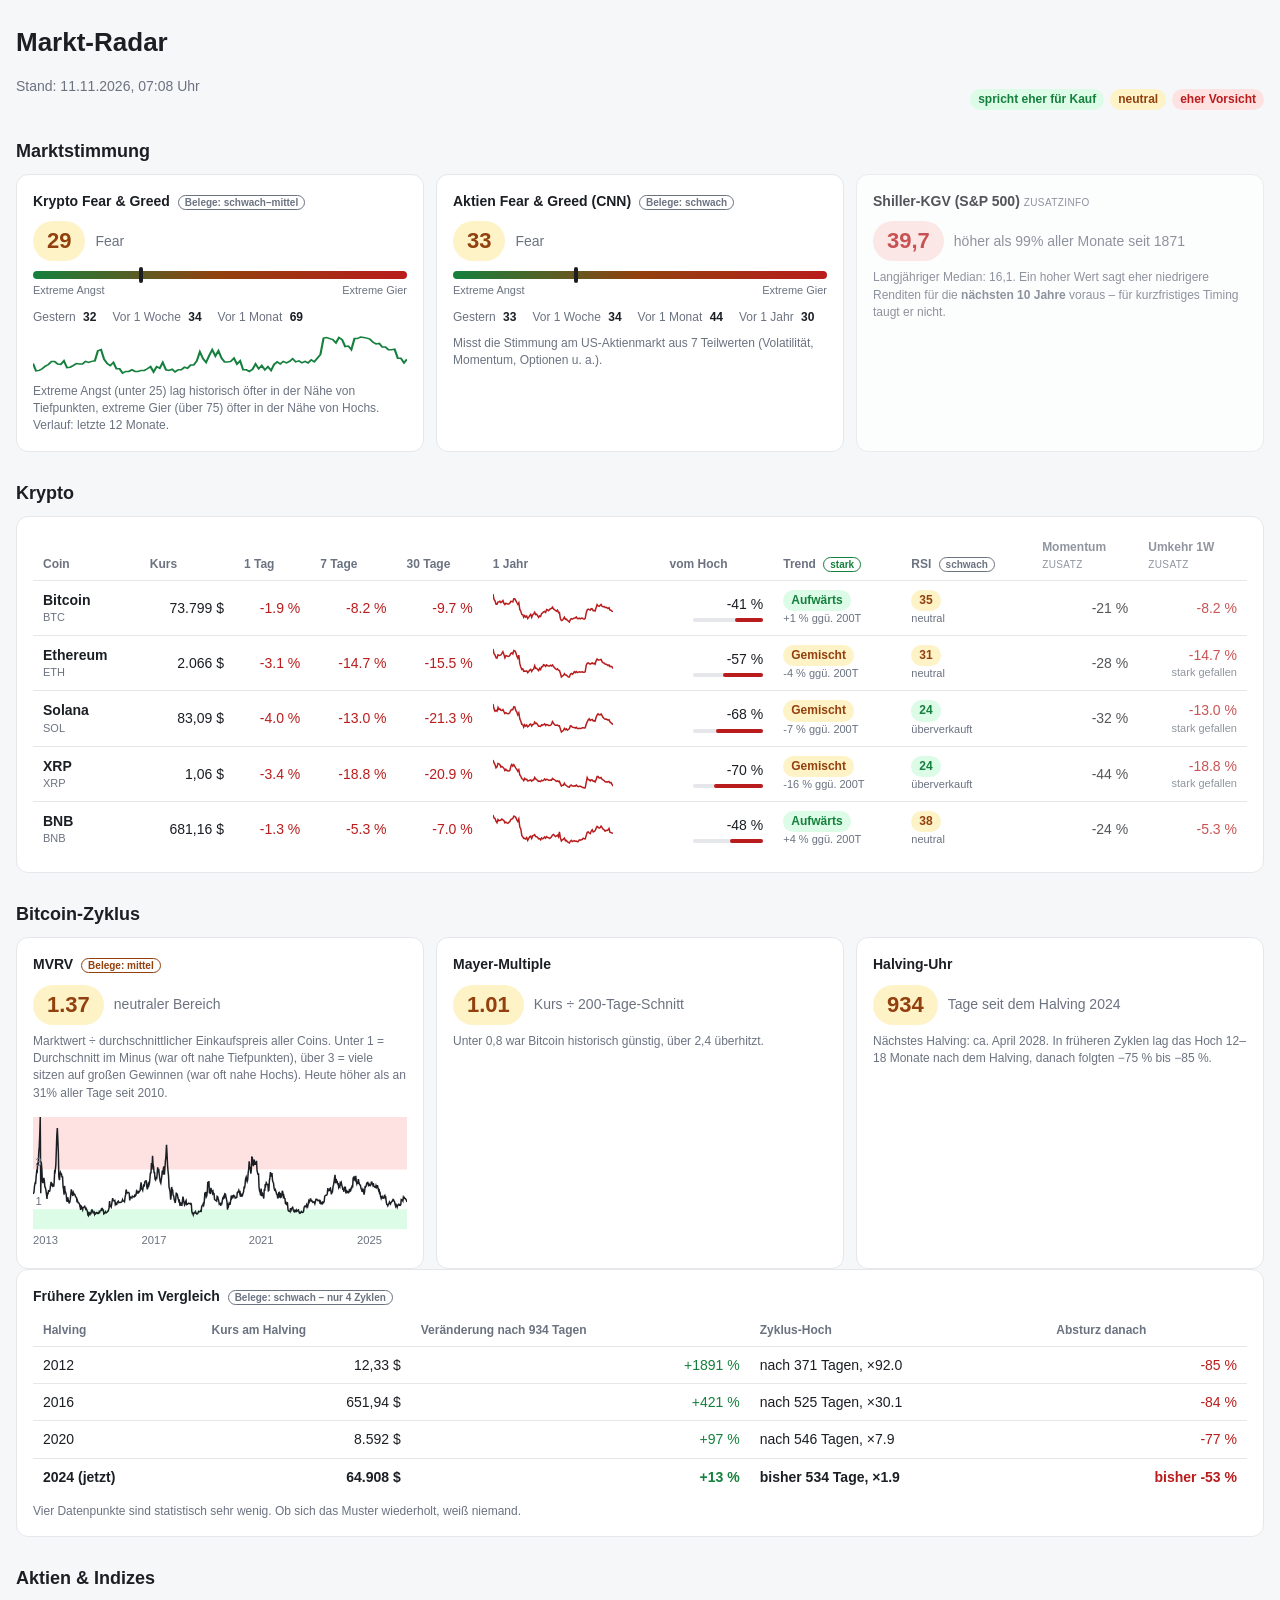
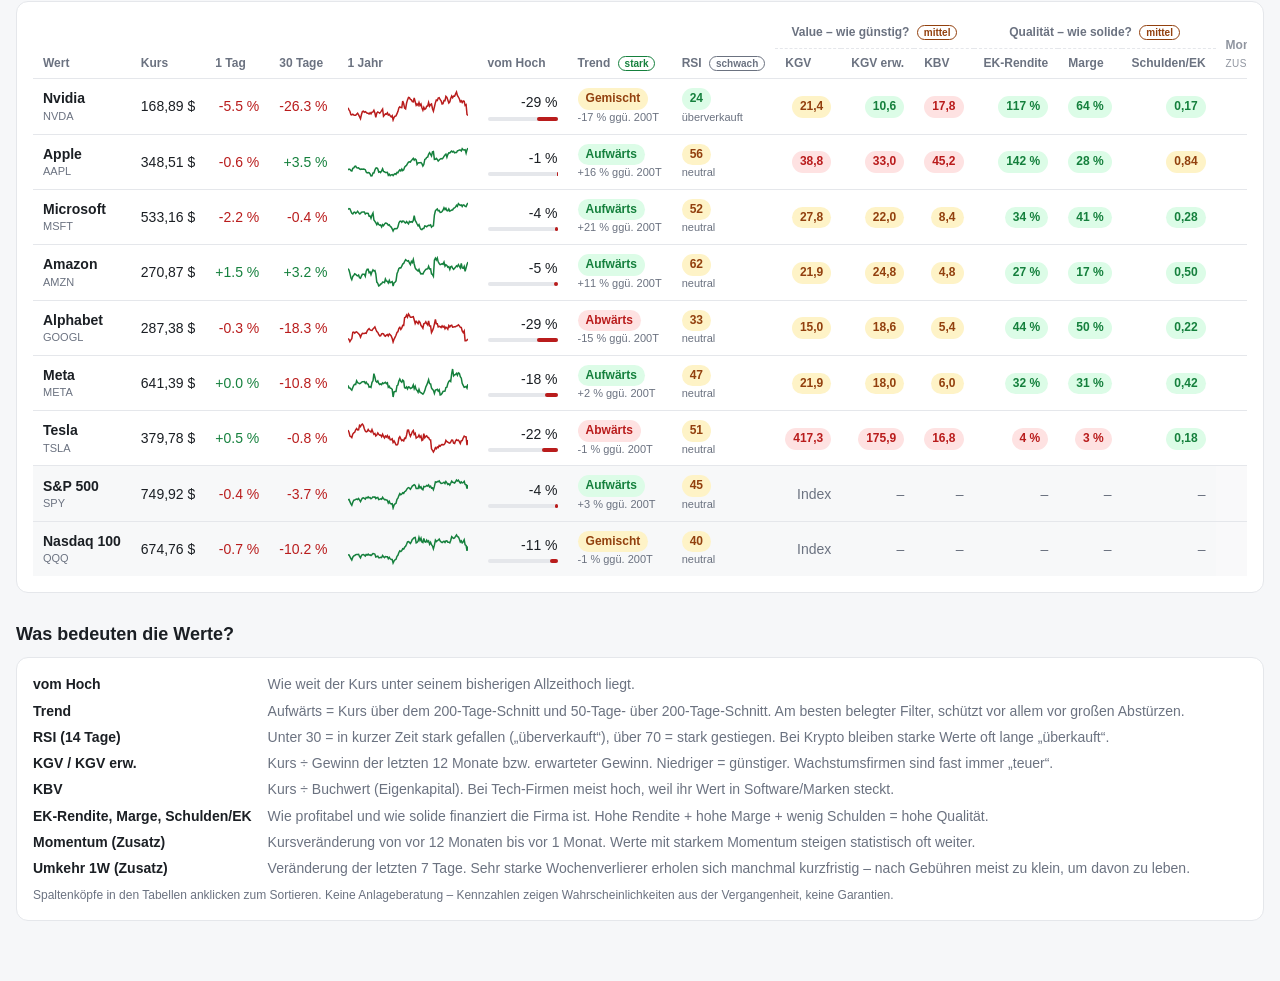
<file: radar.html>
<!doctype html><html lang="de"><head><meta charset="utf-8">
<meta name="viewport" content="width=device-width, initial-scale=1">
<title>Markt-Radar</title><style>
:root{--bg:#f6f7f9;--card:#fff;--fg:#1b1f24;--muted:#6b7280;--line:#e5e7eb;
--good:#15803d;--good-bg:#dcfce7;--bad:#b91c1c;--bad-bg:#fee2e2;--mid:#92400e;--mid-bg:#fef3c7;--accent:#2563eb}
@media (prefers-color-scheme:dark){:root{--bg:#0f1115;--card:#171a21;--fg:#e6e8eb;--muted:#9aa3ae;--line:#2a2f3a;
--good:#4ade80;--good-bg:#14301f;--bad:#f87171;--bad-bg:#3a1717;--mid:#fbbf24;--mid-bg:#3a2e10;--accent:#60a5fa}}
*{box-sizing:border-box}body{margin:0;padding:24px 16px 48px;background:var(--bg);color:var(--fg);
font:14px/1.45 -apple-system,BlinkMacSystemFont,"Segoe UI",Roboto,sans-serif;max-width:1400px;margin-inline:auto}
header{display:flex;justify-content:space-between;align-items:flex-end;gap:16px;flex-wrap:wrap;margin-bottom:8px}
h1{margin:0;font-size:26px}h2{font-size:18px;margin:28px 0 10px}h3{font-size:14px;margin:0 0 10px;font-weight:600}
.muted{color:var(--muted)}.legend{display:flex;gap:6px;flex-wrap:wrap}
.card{background:var(--card);border:1px solid var(--line);border-radius:12px;padding:16px;margin-bottom:12px}
.grid3{display:grid;grid-template-columns:repeat(auto-fit,minmax(280px,1fr));gap:12px}.grid3 .card{margin:0}
.scroll{overflow-x:auto}
table.data{border-collapse:collapse;width:100%;white-space:nowrap}
.data th{font-size:12px;font-weight:600;color:var(--muted);text-align:left;padding:6px 10px;border-bottom:1px solid var(--line);vertical-align:bottom}
.data th.grp{text-align:center;border-bottom:1px dashed var(--line)}
.sortable th[data-col]{cursor:pointer;user-select:none}.sortable th[data-col]:hover{color:var(--fg)}
.data td{padding:8px 10px;border-bottom:1px solid var(--line);vertical-align:middle}
.data tr:last-child td{border-bottom:0}.data tr.idx td{background:color-mix(in srgb,var(--line) 30%,transparent)}
.data tr.cur td{font-weight:600}
.num{text-align:right;font-variant-numeric:tabular-nums}.up{color:var(--good)}.down{color:var(--bad)}
.sub{font-size:11px;color:var(--muted);font-weight:400}
.pill{display:inline-block;padding:2px 8px;border-radius:999px;font-weight:600;font-size:12px;font-variant-numeric:tabular-nums}
.pill.good{background:var(--good-bg);color:var(--good)}.pill.bad{background:var(--bad-bg);color:var(--bad)}.pill.mid{background:var(--mid-bg);color:var(--mid)}
.pill.lg{font-size:22px;padding:4px 14px}
.big{display:flex;align-items:center;gap:10px;margin-bottom:8px}.lbl{color:var(--muted)}
.spark{width:120px;height:32px;display:block}.spark.wide{width:100%;height:40px;margin-top:8px}
.bar{height:4px;background:var(--line);border-radius:2px;margin-top:4px;width:70px;margin-left:auto}
.bar span{display:block;height:100%;background:var(--bad);border-radius:2px;margin-left:auto}
.gauge{position:relative;height:8px;border-radius:4px;background:linear-gradient(90deg,var(--good),var(--mid) 50%,var(--bad));margin:10px 0 4px}
.gauge span{position:absolute;top:-4px;width:4px;height:16px;background:var(--fg);border-radius:2px;transform:translateX(-50%)}
.gscale{display:flex;justify-content:space-between;font-size:11px;color:var(--muted)}
.mini{display:flex;flex-wrap:wrap;gap:4px 16px;font-size:12px;margin-top:10px;color:var(--muted)}.mini b{color:var(--fg);margin-left:4px}
.note{font-size:12px;color:var(--muted);margin:8px 0 0}
.ev{font-size:10px;font-weight:600;padding:1px 6px;border-radius:999px;border:1px solid currentColor;margin-left:4px;white-space:nowrap}
.ev-s{color:var(--good)}.ev-m{color:var(--mid)}.ev-w{color:var(--muted)}
.tag{font-size:10px;font-weight:500;color:var(--muted);text-transform:uppercase;letter-spacing:.04em}
.z{opacity:.75}
.mvrv{width:100%;height:auto;margin-top:10px}.mvrv .ax{font-size:9px;fill:var(--muted)}
.zone-good{fill:var(--good-bg)}.zone-bad{fill:var(--bad-bg)}
.explain dl{display:grid;grid-template-columns:max-content 1fr;gap:6px 16px;margin:0}
.explain dt{font-weight:600}.explain dd{margin:0;color:var(--muted)}
@media (max-width:600px){.explain dl{grid-template-columns:1fr}.explain dd{margin-bottom:8px}}
</style></head><body>
<header><div><h1>Markt-Radar</h1><p class="muted">Stand: 11.11.2026, 07:08 Uhr</p></div>
<div class="legend"><span class="pill good">spricht eher für Kauf</span><span class="pill mid">neutral</span><span class="pill bad">eher Vorsicht</span></div></header>

<section><h2>Marktstimmung</h2><div class="grid3">
<div class="card">
  <h3>Krypto Fear &amp; Greed <span class="ev ev-w">Belege: schwach–mittel</span></h3>
  <div class="big"><span class="pill mid lg">29</span> <span class="lbl">Fear</span></div>
  <div class="gauge"><span style="left:29%"></span></div>
  <div class="gscale"><span>Extreme Angst</span><span>Extreme Gier</span></div>
  <div class="mini"><span>Gestern <b>32</b></span><span>Vor 1 Woche <b>34</b></span><span>Vor 1 Monat <b>69</b></span></div>
  <svg class="spark wide" viewBox="0 0 260 40" preserveAspectRatio="none"><polyline points="0.0,28.5 2.1,35.9 4.3,35.4 6.4,33.8 8.6,31.1 10.7,29.5 12.9,26.4 15.0,26.4 17.2,29.0 19.3,29.5 21.5,25.8 23.6,32.7 25.8,32.2 27.9,30.6 30.1,28.5 32.2,29.0 34.4,29.0 36.5,26.4 38.7,27.4 40.8,26.4 43.0,25.8 45.1,15.8 47.3,14.7 49.4,24.2 51.6,28.5 53.7,30.6 55.9,27.4 58.0,33.8 60.2,33.8 62.3,38.0 64.5,36.4 66.6,36.4 68.8,34.8 70.9,36.4 73.1,36.4 75.2,35.4 77.4,35.4 79.5,33.8 81.7,31.6 83.8,36.9 86.0,31.6 88.1,33.2 90.2,27.4 92.4,34.8 94.5,35.4 96.7,34.3 98.8,36.9 101.0,34.8 103.1,34.8 105.3,32.2 107.4,33.2 109.6,30.1 111.7,30.1 113.9,25.8 116.0,16.8 118.2,23.7 120.3,27.4 122.5,20.5 124.6,14.7 126.8,21.1 128.9,15.8 131.1,23.2 133.2,26.9 135.4,26.9 137.5,26.4 139.7,23.2 141.8,29.0 144.0,25.8 146.1,34.8 148.3,34.8 150.4,36.4 152.6,34.3 154.7,29.0 156.9,33.8 159.0,30.6 161.2,34.8 163.3,31.6 165.5,35.4 167.6,29.5 169.8,26.9 171.9,29.0 174.0,26.4 176.2,27.9 178.3,26.4 180.5,23.7 182.6,26.9 184.8,25.8 186.9,27.9 189.1,26.4 191.2,27.9 193.4,24.8 195.5,26.9 197.7,23.2 199.8,19.5 202.0,3.1 204.1,2.5 206.3,3.6 208.4,4.6 210.6,7.8 212.7,2.5 214.9,4.6 217.0,11.5 219.2,11.0 221.3,14.7 223.5,3.6 225.6,3.6 227.8,2.0 229.9,2.5 232.1,3.1 234.2,4.1 236.4,7.3 238.5,8.9 240.7,8.4 242.8,12.1 245.0,12.1 247.1,14.7 249.3,14.7 251.4,14.2 253.6,23.2 255.7,23.2 257.9,27.9 260.0,24.2" fill="none" stroke="var(--good)" stroke-width="1.5"/></svg>
  <p class="note">Extreme Angst (unter 25) lag historisch öfter in der Nähe von Tiefpunkten, extreme Gier (über 75) öfter in der Nähe von Hochs. Verlauf: letzte 12 Monate.</p>
</div>
<div class="card">
  <h3>Aktien Fear &amp; Greed (CNN) <span class="ev ev-w">Belege: schwach</span></h3>
  <div class="big"><span class="pill mid lg">33</span> <span class="lbl">Fear</span></div>
  <div class="gauge"><span style="left:33%"></span></div>
  <div class="gscale"><span>Extreme Angst</span><span>Extreme Gier</span></div>
  <div class="mini"><span>Gestern <b>33</b></span><span>Vor 1 Woche <b>34</b></span><span>Vor 1 Monat <b>44</b></span><span>Vor 1 Jahr <b>30</b></span></div>
  
  <p class="note">Misst die Stimmung am US-Aktienmarkt aus 7 Teilwerten (Volatilität, Momentum, Optionen u. a.).</p>
</div>
<div class="card z"><h3>Shiller-KGV (S&amp;P 500) <span class="tag">Zusatzinfo</span></h3><div class="big"><span class="pill bad lg">39,7</span>
<span class="lbl">höher als 99% aller Monate seit 1871</span></div>
<p class="note">Langjähriger Median: 16,1. Ein hoher Wert sagt eher niedrigere Renditen
für die <b>nächsten 10 Jahre</b> voraus – für kurzfristiges Timing taugt er nicht.</p></div>
</div></section>

<section><h2>Krypto</h2><div class="card"><div class="scroll"><table class="data sortable">
<thead><tr><th>Coin</th><th data-col="1">Kurs</th><th data-col="2">1 Tag</th><th data-col="3">7 Tage</th><th data-col="4">30 Tage</th><th>1 Jahr</th>
<th data-col="6">vom Hoch</th><th data-col="7">Trend <span class="ev ev-s">stark</span></th><th data-col="8">RSI <span class="ev ev-w">schwach</span></th>
<th data-col="9" class="z">Momentum<br><span class="tag">Zusatz</span></th><th data-col="10" class="z">Umkehr 1W<br><span class="tag">Zusatz</span></th></tr></thead>
<tbody><tr><td><b>Bitcoin</b><div class="sub">BTC</div></td>
<td class="num" data-v="73798.6328125">73.799 $</td><td class="num down" data-v="-0.01893719758597412">-1.9 %</td><td class="num down" data-v="-0.08216693611864967">-8.2 %</td><td class="num down" data-v="-0.097403132240382">-9.7 %</td>
<td><svg class="spark" viewBox="0 0 120 32" preserveAspectRatio="none"><polyline points="0.0,2.0 1.0,7.4 2.0,8.9 3.0,12.3 4.0,12.2 5.0,9.9 6.0,9.7 6.9,9.3 7.9,10.6 8.9,9.8 9.9,8.6 10.9,11.3 11.9,12.6 12.9,11.2 13.9,11.8 14.9,11.9 15.9,12.0 16.9,11.0 17.9,9.3 18.8,9.4 19.8,9.9 20.8,6.8 21.8,6.7 22.8,8.6 23.8,10.5 24.8,12.3 25.8,10.7 26.8,17.4 27.8,19.2 28.8,22.4 29.8,22.7 30.7,25.2 31.7,23.6 32.7,25.0 33.7,24.0 34.7,26.5 35.7,25.4 36.7,23.6 37.7,22.3 38.7,25.3 39.7,22.7 40.7,22.0 41.7,20.3 42.6,22.5 43.6,22.2 44.6,23.6 45.6,25.3 46.6,24.0 47.6,24.5 48.6,21.6 49.6,20.9 50.6,20.0 51.6,19.5 52.6,20.4 53.6,17.6 54.5,18.0 55.5,18.8 56.5,17.6 57.5,16.6 58.5,16.5 59.5,15.1 60.5,16.9 61.5,17.7 62.5,18.5 63.5,19.3 64.5,18.2 65.5,20.6 66.4,20.5 67.4,26.6 68.4,28.5 69.4,28.1 70.4,26.9 71.4,25.1 72.4,27.3 73.4,27.1 74.4,28.5 75.4,29.1 76.4,30.0 77.4,27.5 78.3,26.6 79.3,27.1 80.3,26.7 81.3,26.1 82.3,26.1 83.3,25.0 84.3,26.5 85.3,26.7 86.3,26.1 87.3,26.9 88.3,26.2 89.3,26.0 90.2,26.9 91.2,27.2 92.2,26.3 93.2,20.9 94.2,17.9 95.2,17.1 96.2,17.6 97.2,18.1 98.2,16.7 99.2,17.0 100.2,18.7 101.2,18.5 102.1,18.9 103.1,15.7 104.1,12.6 105.1,13.9 106.1,14.3 107.1,13.4 108.1,12.4 109.1,14.4 110.1,14.7 111.1,14.5 112.1,15.5 113.1,15.3 114.0,15.7 115.0,16.5 116.0,15.7 117.0,18.1 118.0,18.2 119.0,19.2 120.0,19.5" fill="none" stroke="var(--bad)" stroke-width="1.5"/></svg></td><td data-v="-0.4084"><div class="num">-41 %</div><div class="bar"><span style="width:41%"></span></div></td><td data-v="0.0091"><span class="pill good">Aufwärts</span><div class="sub">+1 % ggü. 200T</div></td><td data-v="34.6"><span class="pill mid">35</span><div class="sub">neutral</div></td>
<td class="z num" data-v="-0.2061692050077687">-21 %</td>
<td class="z num down" data-v="-0.0822">-8.2 %</td></tr><tr><td><b>Ethereum</b><div class="sub">ETH</div></td>
<td class="num" data-v="2065.64990234375">2.066 $</td><td class="num down" data-v="-0.030893116615570593">-3.1 %</td><td class="num down" data-v="-0.14724028096142738">-14.7 %</td><td class="num down" data-v="-0.15493131902156676">-15.5 %</td>
<td><svg class="spark" viewBox="0 0 120 32" preserveAspectRatio="none"><polyline points="0.0,2.0 1.0,6.7 2.0,7.9 3.0,10.8 4.0,11.3 5.0,7.9 6.0,8.4 6.9,8.3 7.9,7.9 8.9,6.4 9.9,4.7 10.9,7.4 11.9,10.9 12.9,8.6 13.9,8.9 14.9,9.4 15.9,9.3 16.9,8.3 17.9,6.2 18.8,5.8 19.8,7.0 20.8,3.4 21.8,3.8 22.8,5.5 23.8,9.1 24.8,11.1 25.8,8.2 26.8,16.7 27.8,20.0 28.8,22.5 29.8,21.9 30.7,24.3 31.7,24.0 32.7,24.2 33.7,23.9 34.7,25.7 35.7,24.5 36.7,23.0 37.7,22.4 38.7,24.4 39.7,22.7 40.7,22.0 41.7,18.6 42.6,21.2 43.6,21.2 44.6,22.6 45.6,23.7 46.6,21.4 47.6,22.5 48.6,19.8 49.6,19.7 50.6,17.8 51.6,18.2 52.6,19.4 53.6,17.8 54.5,18.6 55.5,19.1 56.5,19.0 57.5,18.2 58.5,19.0 59.5,17.9 60.5,19.6 61.5,20.7 62.5,21.8 63.5,22.5 64.5,21.8 65.5,23.3 66.4,23.4 67.4,26.3 68.4,30.0 69.4,29.0 70.4,28.5 71.4,26.6 72.4,27.9 73.4,27.9 74.4,29.2 75.4,30.0 76.4,30.0 77.4,27.2 78.3,26.5 79.3,27.3 80.3,26.4 81.3,24.7 82.3,25.6 83.3,24.5 84.3,25.6 85.3,25.1 86.3,24.7 87.3,25.2 88.3,24.9 89.3,24.7 90.2,25.3 91.2,25.3 92.2,24.8 93.2,18.5 94.2,16.4 95.2,15.8 96.2,16.5 97.2,17.1 98.2,16.5 99.2,16.0 100.2,16.8 101.2,16.2 102.1,17.2 103.1,13.9 104.1,12.0 105.1,13.0 106.1,13.0 107.1,12.8 108.1,12.4 109.1,14.8 110.1,15.8 111.1,15.9 112.1,17.1 113.1,17.3 114.0,17.6 115.0,18.5 116.0,18.0 117.0,19.6 118.0,19.3 119.0,19.9 120.0,21.5" fill="none" stroke="var(--bad)" stroke-width="1.5"/></svg></td><td data-v="-0.5724"><div class="num">-57 %</div><div class="bar"><span style="width:57%"></span></div></td><td data-v="-0.0402"><span class="pill mid">Gemischt</span><div class="sub">-4 % ggü. 200T</div></td><td data-v="30.6"><span class="pill mid">31</span><div class="sub">neutral</div></td>
<td class="z num" data-v="-0.2842883077527508">-28 %</td>
<td class="z num down" data-v="-0.1472">-14.7 %<div class="sub">stark gefallen</div></td></tr><tr><td><b>Solana</b><div class="sub">SOL</div></td>
<td class="num" data-v="83.08999633789062">83,09 $</td><td class="num down" data-v="-0.03996926709009041">-4.0 %</td><td class="num down" data-v="-0.12984187894809252">-13.0 %</td><td class="num down" data-v="-0.21286001602934168">-21.3 %</td>
<td><svg class="spark" viewBox="0 0 120 32" preserveAspectRatio="none"><polyline points="0.0,2.0 1.0,6.8 2.0,9.2 3.0,8.4 4.0,9.2 5.0,5.5 6.0,7.6 6.9,6.8 7.9,8.4 8.9,8.5 9.9,7.5 10.9,9.6 11.9,11.5 12.9,10.7 13.9,11.3 14.9,11.8 15.9,11.5 16.9,10.4 17.9,8.3 18.8,7.5 19.8,7.7 20.8,4.8 21.8,4.9 22.8,8.4 23.8,10.0 24.8,12.8 25.8,10.9 26.8,16.9 27.8,19.3 28.8,22.3 29.8,22.6 30.7,25.1 31.7,22.8 32.7,24.1 33.7,23.0 34.7,24.9 35.7,24.0 36.7,22.6 37.7,22.0 38.7,24.1 39.7,22.6 40.7,22.2 41.7,20.1 42.6,21.6 43.6,21.1 44.6,22.6 45.6,24.2 46.6,24.2 47.6,24.4 48.6,22.9 49.6,23.1 50.6,22.6 51.6,21.9 52.6,23.5 53.6,22.5 54.5,22.7 55.5,23.4 56.5,23.5 57.5,23.4 58.5,22.1 59.5,19.6 60.5,21.2 61.5,22.6 62.5,23.3 63.5,23.3 64.5,23.1 65.5,24.0 66.4,23.9 67.4,27.1 68.4,30.0 69.4,29.2 70.4,28.6 71.4,26.4 72.4,27.7 73.4,26.9 74.4,28.2 75.4,27.5 76.4,26.6 77.4,23.9 78.3,24.0 79.3,25.2 80.3,25.5 81.3,25.4 82.3,26.0 83.3,25.2 84.3,26.5 85.3,26.4 86.3,26.3 87.3,26.6 88.3,26.4 89.3,25.8 90.2,25.8 91.2,26.0 92.2,25.8 93.2,22.3 94.2,19.9 95.2,17.9 96.2,16.8 97.2,18.5 98.2,17.9 99.2,17.4 100.2,18.9 101.2,18.8 102.1,19.0 103.1,15.2 104.1,12.9 105.1,11.9 106.1,12.8 107.1,13.0 108.1,12.0 109.1,13.6 110.1,15.5 111.1,16.5 112.1,17.2 113.1,17.0 114.0,17.5 115.0,18.2 116.0,17.8 117.0,19.9 118.0,20.7 119.0,21.6 120.0,22.6" fill="none" stroke="var(--bad)" stroke-width="1.5"/></svg></td><td data-v="-0.6827"><div class="num">-68 %</div><div class="bar"><span style="width:68%"></span></div></td><td data-v="-0.0661"><span class="pill mid">Gemischt</span><div class="sub">-7 % ggü. 200T</div></td><td data-v="24.2"><span class="pill good">24</span><div class="sub">überverkauft</div></td>
<td class="z num" data-v="-0.31706989977087385">-32 %</td>
<td class="z num down" data-v="-0.1298">-13.0 %<div class="sub">stark gefallen</div></td></tr><tr><td><b>XRP</b><div class="sub">XRP</div></td>
<td class="num" data-v="1.0598000288009644">1,06 $</td><td class="num down" data-v="-0.033843657642394054">-3.4 %</td><td class="num down" data-v="-0.1876754695589612">-18.8 %</td><td class="num down" data-v="-0.20881399440115733">-20.9 %</td>
<td><svg class="spark" viewBox="0 0 120 32" preserveAspectRatio="none"><polyline points="0.0,2.0 1.0,5.0 2.0,6.6 3.0,9.9 4.0,8.9 5.0,5.4 6.0,5.8 6.9,6.7 7.9,9.1 8.9,8.4 9.9,9.2 10.9,10.3 11.9,12.6 12.9,11.2 13.9,12.4 14.9,13.0 15.9,12.9 16.9,12.3 17.9,8.1 18.8,6.5 19.8,8.1 20.8,6.6 21.8,8.5 22.8,10.1 23.8,11.4 24.8,13.2 25.8,11.7 26.8,17.0 27.8,18.4 28.8,20.5 29.8,21.2 30.7,22.7 31.7,20.4 32.7,21.5 33.7,21.3 34.7,23.0 35.7,22.8 36.7,22.1 37.7,21.9 38.7,23.1 39.7,22.2 40.7,21.8 41.7,19.5 42.6,21.0 43.6,21.3 44.6,22.7 45.6,23.4 46.6,23.0 47.6,23.6 48.6,22.3 49.6,22.8 50.6,22.4 51.6,20.9 52.6,22.0 53.6,21.3 54.5,21.4 55.5,22.3 56.5,22.2 57.5,22.1 58.5,22.2 59.5,20.5 60.5,21.4 61.5,21.6 62.5,22.7 63.5,23.3 64.5,22.9 65.5,23.7 66.4,23.3 67.4,25.9 68.4,28.1 69.4,27.2 70.4,27.3 71.4,25.2 72.4,27.0 73.4,27.5 74.4,28.5 75.4,29.0 76.4,29.2 77.4,27.3 78.3,27.1 79.3,28.1 80.3,28.2 81.3,27.7 82.3,28.1 83.3,27.1 84.3,28.1 85.3,28.6 86.3,28.3 87.3,28.3 88.3,28.7 89.3,29.2 90.2,29.5 91.2,30.0 92.2,29.9 93.2,24.6 94.2,19.5 95.2,21.5 96.2,22.0 97.2,22.9 98.2,21.9 99.2,22.0 100.2,23.2 101.2,23.1 102.1,23.9 103.1,21.7 104.1,18.5 105.1,18.5 106.1,20.0 107.1,20.0 108.1,19.5 109.1,21.5 110.1,21.9 111.1,22.6 112.1,23.7 113.1,23.9 114.0,23.8 115.0,24.0 116.0,23.4 117.0,24.9 118.0,24.4 119.0,26.4 120.0,28.0" fill="none" stroke="var(--bad)" stroke-width="1.5"/></svg></td><td data-v="-0.7019"><div class="num">-70 %</div><div class="bar"><span style="width:70%"></span></div></td><td data-v="-0.1620"><span class="pill mid">Gemischt</span><div class="sub">-16 % ggü. 200T</div></td><td data-v="24.1"><span class="pill good">24</span><div class="sub">überverkauft</div></td>
<td class="z num" data-v="-0.43994039645449023">-44 %</td>
<td class="z num down" data-v="-0.1877">-18.8 %<div class="sub">stark gefallen</div></td></tr><tr><td><b>BNB</b><div class="sub">BNB</div></td>
<td class="num" data-v="681.1599731445312">681,16 $</td><td class="num down" data-v="-0.012919203919409816">-1.3 %</td><td class="num down" data-v="-0.053347672071431096">-5.3 %</td><td class="num down" data-v="-0.06961843862214034">-7.0 %</td>
<td><svg class="spark" viewBox="0 0 120 32" preserveAspectRatio="none"><polyline points="0.0,2.0 1.0,4.9 2.0,5.5 3.0,8.2 4.0,9.8 5.0,6.5 6.0,7.7 6.9,7.5 7.9,7.0 8.9,6.1 9.9,6.9 10.9,7.5 11.9,9.8 12.9,9.1 13.9,9.8 14.9,10.4 15.9,9.3 16.9,8.5 17.9,6.3 18.8,6.0 19.8,5.5 20.8,3.1 21.8,3.4 22.8,4.4 23.8,6.8 24.8,8.3 25.8,5.9 26.8,14.1 27.8,15.9 28.8,22.4 29.8,23.9 30.7,25.4 31.7,25.3 32.7,26.0 33.7,24.6 34.7,27.4 35.7,25.4 36.7,23.8 37.7,23.1 38.7,25.5 39.7,22.8 40.7,22.4 41.7,21.6 42.6,23.5 43.6,23.7 44.6,24.3 45.6,25.9 46.6,25.6 47.6,26.8 48.6,24.9 49.6,25.9 50.6,25.3 51.6,23.9 52.6,25.2 53.6,23.7 54.5,24.4 55.5,24.7 56.5,25.3 57.5,24.8 58.5,23.8 59.5,22.0 60.5,21.5 61.5,22.5 62.5,23.6 63.5,23.0 64.5,22.1 65.5,23.8 66.4,18.9 67.4,24.9 68.4,28.0 69.4,26.8 70.4,26.1 71.4,25.1 72.4,27.8 73.4,27.4 74.4,28.8 75.4,29.3 76.4,30.0 77.4,28.1 78.3,27.3 79.3,28.5 80.3,28.1 81.3,27.7 82.3,28.3 83.3,28.1 84.3,28.7 85.3,28.6 86.3,26.9 87.3,27.2 88.3,26.8 89.3,26.3 90.2,25.2 91.2,25.8 92.2,26.0 93.2,22.6 94.2,19.4 95.2,19.0 96.2,20.0 97.2,20.7 98.2,18.1 99.2,16.8 100.2,18.9 101.2,18.4 102.1,17.8 103.1,15.3 104.1,13.5 105.1,14.3 106.1,15.2 107.1,14.7 108.1,13.1 109.1,14.6 110.1,16.1 111.1,16.7 112.1,18.1 113.1,17.4 114.0,17.5 115.0,17.0 116.0,15.5 117.0,19.4 118.0,19.6 119.0,20.0 120.0,20.2" fill="none" stroke="var(--bad)" stroke-width="1.5"/></svg></td><td data-v="-0.4801"><div class="num">-48 %</div><div class="bar"><span style="width:48%"></span></div></td><td data-v="0.0353"><span class="pill good">Aufwärts</span><div class="sub">+4 % ggü. 200T</div></td><td data-v="38.4"><span class="pill mid">38</span><div class="sub">neutral</div></td>
<td class="z num" data-v="-0.23598469219487672">-24 %</td>
<td class="z num down" data-v="-0.0533">-5.3 %</td></tr></tbody></table></div></div></section>

<section><h2>Bitcoin-Zyklus</h2>
<div class="grid3">
  <div class="card"><h3>MVRV <span class="ev ev-m">Belege: mittel</span></h3>
    <div class="big"><span class="pill mid lg">1.37</span> <span class="lbl">neutraler Bereich</span></div>
    <p class="note">Marktwert ÷ durchschnittlicher Einkaufspreis aller Coins. Unter 1 = Durchschnitt im Minus
    (war oft nahe Tiefpunkten), über 3 = viele sitzen auf großen Gewinnen (war oft nahe Hochs).
    Heute höher als an 31% aller Tage seit 2010.</p>
    <svg class="mvrv" viewBox="0 -4 300 108">
<rect x="0" y="0.0" width="300" height="42.1" class="zone-bad"/>
<rect x="0" y="74.0" width="300" height="16.0" class="zone-good"/>
<polyline points="0.0,61.7 0.4,61.0 0.8,60.2 1.2,55.4 1.7,52.9 2.1,53.1 2.5,47.8 2.9,44.1 3.3,45.0 3.7,36.7 4.1,38.7 4.6,28.4 5.0,23.8 5.4,14.2 5.8,0.0 6.2,61.1 6.6,36.0 7.1,42.1 7.5,51.4 7.9,53.0 8.3,50.5 8.7,48.9 9.1,51.5 9.5,55.9 10.0,56.9 10.4,59.0 10.8,62.1 11.2,65.7 11.6,60.7 12.0,62.1 12.4,59.2 12.9,59.4 13.3,59.6 13.7,57.9 14.1,54.4 14.5,52.1 14.9,54.5 15.4,53.9 15.8,55.3 16.2,54.7 16.6,55.9 17.0,52.0 17.4,42.5 17.8,43.4 18.3,38.4 18.7,26.5 19.1,14.5 19.5,8.9 19.9,17.9 20.3,28.1 20.7,47.8 21.2,50.6 21.6,46.7 22.0,44.4 22.4,45.3 22.8,45.7 23.2,48.0 23.7,48.1 24.1,55.9 24.5,58.1 24.9,62.4 25.3,55.3 25.7,59.3 26.1,60.4 26.6,62.0 27.0,66.8 27.4,67.9 27.8,64.4 28.2,66.1 28.6,68.1 29.0,68.9 29.5,68.4 29.9,65.9 30.3,62.3 30.7,58.1 31.1,59.5 31.5,61.9 32.0,63.3 32.4,60.7 32.8,61.7 33.2,62.0 33.6,62.2 34.0,63.8 34.4,64.2 34.9,64.8 35.3,68.3 35.7,67.2 36.1,68.7 36.5,68.8 36.9,69.1 37.3,70.1 37.8,72.2 38.2,74.5 38.6,71.4 39.0,72.0 39.4,73.3 39.8,74.4 40.2,72.6 40.7,72.3 41.1,72.1 41.5,71.6 41.9,73.0 42.3,74.0 42.7,73.4 43.2,74.6 43.6,75.6 44.0,78.6 44.4,79.1 44.8,76.2 45.2,78.1 45.6,78.4 46.1,77.1 46.5,77.3 46.9,75.0 47.3,74.5 47.7,74.9 48.1,76.8 48.5,76.9 49.0,76.3 49.4,78.1 49.8,77.2 50.2,77.7 50.6,77.1 51.0,76.7 51.5,77.3 51.9,77.0 52.3,77.5 52.7,77.3 53.1,76.0 53.5,76.4 53.9,75.3 54.4,75.2 54.8,74.0 55.2,74.6 55.6,73.6 56.0,74.1 56.4,74.8 56.8,77.7 57.3,77.3 57.7,77.0 58.1,76.0 58.5,76.8 58.9,76.8 59.3,76.4 59.8,75.8 60.2,75.6 60.6,74.4 61.0,73.1 61.4,67.5 61.8,71.3 62.2,71.4 62.7,72.3 63.1,70.0 63.5,67.4 63.9,65.1 64.3,66.8 64.7,67.1 65.1,67.1 65.6,66.9 66.0,70.1 66.4,69.4 66.8,70.3 67.2,70.2 67.6,68.5 68.0,68.0 68.5,67.5 68.9,68.7 69.3,68.5 69.7,68.5 70.1,68.6 70.5,68.3 71.0,68.2 71.4,67.7 71.8,66.3 72.2,67.3 72.6,67.4 73.0,67.4 73.4,67.9 73.9,64.1 74.3,62.3 74.7,58.2 75.1,60.0 75.5,61.0 75.9,60.4 76.3,60.5 76.8,60.5 77.2,61.5 77.6,66.9 78.0,64.3 78.4,64.7 78.8,64.6 79.3,65.0 79.7,63.5 80.1,63.8 80.5,63.9 80.9,64.1 81.3,64.0 81.7,62.7 82.2,63.2 82.6,62.5 83.0,59.8 83.4,60.7 83.8,60.9 84.2,59.8 84.6,60.7 85.1,60.1 85.5,59.6 85.9,59.1 86.3,55.2 86.7,52.4 87.1,57.7 87.6,57.7 88.0,58.7 88.4,56.2 88.8,54.0 89.2,55.8 89.6,52.5 90.0,51.5 90.5,51.2 90.9,51.4 91.3,55.9 91.7,58.1 92.1,55.6 92.5,53.7 92.9,54.9 93.4,53.2 93.8,49.2 94.2,44.5 94.6,45.4 95.0,36.9 95.4,42.2 95.9,31.2 96.3,38.3 96.7,39.8 97.1,44.6 97.5,44.6 97.9,50.0 98.3,50.5 98.8,48.0 99.2,49.9 99.6,45.4 100.0,40.3 100.4,44.7 100.8,41.5 101.2,45.5 101.7,49.6 102.1,52.0 102.5,53.0 102.9,50.2 103.3,47.7 103.7,42.9 104.1,46.3 104.6,41.0 105.0,39.6 105.4,46.3 105.8,40.9 106.2,35.4 106.6,31.7 107.1,22.4 107.5,29.3 107.9,38.3 108.3,43.3 108.7,47.1 109.1,56.2 109.5,57.6 110.0,60.3 110.4,66.4 110.8,63.8 111.2,56.1 111.6,58.3 112.0,58.6 112.4,62.8 112.9,63.4 113.3,66.4 113.7,67.4 114.1,69.0 114.5,65.8 114.9,60.7 115.4,62.6 115.8,62.3 116.2,64.6 116.6,66.1 117.0,67.6 117.4,67.1 117.8,70.2 118.3,69.5 118.7,71.3 119.1,69.8 119.5,70.3 119.9,67.1 120.3,63.9 120.7,66.1 121.2,69.1 121.6,70.6 122.0,69.7 122.4,67.8 122.8,67.0 123.2,70.3 123.7,70.1 124.1,69.7 124.5,69.4 124.9,69.1 125.3,69.4 125.7,69.5 126.1,69.8 126.6,69.3 127.0,69.8 127.4,75.8 127.8,77.3 128.2,77.0 128.6,78.5 129.0,77.3 129.5,76.9 129.9,76.6 130.3,75.9 130.7,77.2 131.1,77.2 131.5,77.8 132.0,77.6 132.4,77.0 132.8,75.8 133.2,76.1 133.6,75.9 134.0,75.8 134.4,75.3 134.9,75.6 135.3,72.0 135.7,71.0 136.1,71.0 136.5,69.8 136.9,70.8 137.3,68.8 137.8,61.7 138.2,62.2 138.6,60.0 139.0,64.1 139.4,63.3 139.8,59.9 140.2,52.0 140.7,56.3 141.1,51.4 141.5,61.2 141.9,60.3 142.3,61.8 142.7,56.9 143.2,58.8 143.6,59.2 144.0,61.1 144.4,59.9 144.8,61.7 145.2,61.6 145.6,65.9 146.1,66.6 146.5,66.9 146.9,67.1 147.3,67.4 147.7,63.6 148.1,63.9 148.5,65.4 149.0,67.3 149.4,69.8 149.8,69.3 150.2,69.5 150.6,71.2 151.0,69.3 151.5,69.5 151.9,66.7 152.3,64.9 152.7,65.3 153.1,63.7 153.5,64.3 153.9,61.6 154.4,62.0 154.8,64.4 155.2,66.0 155.6,68.2 156.0,74.4 156.4,70.6 156.8,71.5 157.3,69.3 157.7,70.1 158.1,70.1 158.5,67.6 158.9,64.5 159.3,65.2 159.8,62.8 160.2,65.3 160.6,63.6 161.0,63.0 161.4,63.7 161.8,63.6 162.2,65.0 162.7,64.7 163.1,64.7 163.5,64.4 163.9,60.5 164.3,60.2 164.7,60.1 165.1,58.9 165.6,60.7 166.0,59.3 166.4,64.0 166.8,62.3 167.2,63.1 167.6,62.4 168.0,63.0 168.5,61.1 168.9,60.1 169.3,56.4 169.7,56.6 170.1,54.4 170.5,49.8 171.0,48.2 171.4,49.9 171.8,51.7 172.2,50.4 172.6,44.8 173.0,42.0 173.4,35.6 173.9,41.7 174.3,40.1 174.7,45.5 175.1,42.9 175.5,32.3 175.9,32.4 176.3,37.5 176.8,39.4 177.2,34.2 177.6,35.1 178.0,38.4 178.4,36.0 178.8,38.5 179.3,35.2 179.7,42.8 180.1,44.6 180.5,46.5 180.9,45.1 181.3,56.0 181.7,59.2 182.2,60.4 182.6,62.8 183.0,57.5 183.4,63.6 183.8,60.5 184.2,61.9 184.6,63.1 185.1,65.4 185.5,58.1 185.9,59.3 186.3,53.9 186.7,54.8 187.1,52.7 187.6,53.6 188.0,54.2 188.4,54.2 188.8,59.2 189.2,58.9 189.6,51.5 190.0,48.9 190.5,44.2 190.9,47.8 191.3,46.8 191.7,44.9 192.1,50.4 192.5,52.2 192.9,52.9 193.4,57.1 193.8,58.5 194.2,58.0 194.6,59.0 195.0,60.1 195.4,61.9 195.9,62.1 196.3,65.4 196.7,64.2 197.1,60.8 197.5,60.6 197.9,64.7 198.3,60.8 198.8,64.4 199.2,64.0 199.6,62.1 200.0,59.2 200.4,60.4 200.8,63.9 201.2,63.1 201.7,65.3 202.1,65.4 202.5,69.5 202.9,69.7 203.3,70.1 203.7,68.6 204.1,68.9 204.6,74.7 205.0,75.4 205.4,75.6 205.8,75.5 206.2,76.0 206.6,73.0 207.1,74.5 207.5,73.2 207.9,73.0 208.3,72.5 208.7,74.2 209.1,75.4 209.5,76.0 210.0,75.0 210.4,75.9 210.8,75.7 211.2,74.7 211.6,75.7 212.0,75.4 212.4,74.8 212.9,74.5 213.3,75.9 213.7,77.0 214.1,77.3 214.5,77.0 214.9,76.4 215.4,75.8 215.8,76.5 216.2,76.6 216.6,76.5 217.0,75.9 217.4,72.9 217.8,71.8 218.3,71.4 218.7,71.3 219.1,72.1 219.5,70.4 219.9,71.4 220.3,72.1 220.7,70.0 221.2,67.4 221.6,68.3 222.0,67.3 222.4,65.7 222.8,65.7 223.2,67.3 223.7,67.1 224.1,68.1 224.5,68.6 224.9,68.5 225.3,68.1 225.7,68.5 226.1,69.6 226.6,67.6 227.0,65.9 227.4,65.9 227.8,66.1 228.2,66.7 228.6,67.2 229.0,66.9 229.5,66.7 229.9,67.2 230.3,69.6 230.7,68.2 231.1,69.7 231.5,69.6 232.0,68.6 232.4,69.4 232.8,68.4 233.2,68.5 233.6,67.7 234.0,63.6 234.4,63.2 234.9,62.8 235.3,62.8 235.7,62.6 236.1,61.3 236.5,57.0 236.9,59.2 237.3,58.9 237.8,58.9 238.2,57.4 238.6,57.1 239.0,59.4 239.4,62.0 239.8,59.9 240.2,60.0 240.7,55.8 241.1,54.5 241.5,51.8 241.9,49.1 242.3,46.4 242.7,53.2 243.2,49.6 243.6,52.9 244.0,51.2 244.4,54.3 244.8,53.1 245.2,56.5 245.6,55.6 246.1,56.2 246.5,51.8 246.9,53.7 247.3,52.7 247.7,54.7 248.1,56.0 248.5,57.9 249.0,57.8 249.4,60.0 249.8,56.5 250.2,56.3 250.6,56.4 251.0,61.4 251.5,59.3 251.9,60.0 252.3,59.8 252.7,60.8 253.1,60.8 253.5,59.6 253.9,57.7 254.4,59.6 254.8,59.3 255.2,57.1 255.6,57.2 256.0,54.9 256.4,56.6 256.8,48.9 257.3,48.3 257.7,50.0 258.1,49.0 258.5,50.0 258.9,47.2 259.3,51.2 259.8,53.6 260.2,52.6 260.6,52.9 261.0,49.8 261.4,52.1 261.8,53.6 262.2,54.6 262.7,54.8 263.1,57.4 263.5,57.9 263.9,59.6 264.3,59.7 264.7,58.0 265.1,58.9 265.6,62.2 266.0,59.6 266.4,56.0 266.8,56.2 267.2,55.6 267.6,53.4 268.0,52.8 268.5,52.5 268.9,54.1 269.3,52.8 269.7,54.8 270.1,54.6 270.5,55.1 271.0,54.5 271.4,52.3 271.8,52.2 272.2,53.3 272.6,54.6 273.0,53.0 273.4,55.5 273.9,55.9 274.3,56.4 274.7,56.5 275.1,55.1 275.5,56.7 275.9,56.3 276.3,54.6 276.8,57.2 277.2,58.7 277.6,57.7 278.0,61.1 278.4,60.8 278.8,63.6 279.3,65.3 279.7,64.1 280.1,63.7 280.5,65.1 280.9,65.2 281.3,64.9 281.7,63.4 282.2,62.9 282.6,65.0 283.0,64.6 283.4,68.3 283.8,70.1 284.2,70.4 284.6,71.3 285.1,70.0 285.5,69.5 285.9,68.3 286.3,69.3 286.7,69.9 287.1,68.8 287.6,68.2 288.0,67.6 288.4,67.5 288.8,66.2 289.2,66.3 289.6,67.4 290.0,67.7 290.5,70.3 290.9,71.6 291.3,70.4 291.7,71.3 292.1,72.4 292.5,70.9 292.9,70.4 293.4,70.0 293.8,70.8 294.2,70.6 294.6,70.8 295.0,70.4 295.4,66.3 295.9,66.7 296.3,66.5 296.7,67.3 297.1,64.3 297.5,65.1 297.9,64.6 298.3,65.4 298.8,65.5 299.2,66.2 299.6,67.0 300.0,68.2" fill="none" stroke="var(--fg)" stroke-width="1.2"/>
<text x="2" y="39" class="ax">3</text><text x="2" y="71" class="ax">1</text><text x="0" y="102" class="ax">2013</text><text x="87" y="102" class="ax">2017</text><text x="173" y="102" class="ax">2021</text><text x="260" y="102" class="ax">2025</text></svg>
  </div>
  <div class="card"><h3>Mayer-Multiple</h3>
    <div class="big"><span class="pill mid lg">1.01</span> <span class="lbl">Kurs ÷ 200-Tage-Schnitt</span></div>
    <p class="note">Unter 0,8 war Bitcoin historisch günstig, über 2,4 überhitzt.</p>
  </div>
  <div class="card"><h3>Halving-Uhr</h3>
    <div class="big"><span class="pill mid lg">934</span> <span class="lbl">Tage seit dem Halving 2024</span></div>
    <p class="note">Nächstes Halving: ca. April 2028. In früheren Zyklen lag das Hoch 12–18 Monate
    nach dem Halving, danach folgten −75 % bis −85 %.</p>
  </div>
</div>
<div class="card"><h3>Frühere Zyklen im Vergleich <span class="ev ev-w">Belege: schwach – nur 4 Zyklen</span></h3>
<div class="scroll"><table class="data">
<thead><tr><th>Halving</th><th>Kurs am Halving</th><th>Veränderung nach 934 Tagen</th><th>Zyklus-Hoch</th><th>Absturz danach</th></tr></thead>
<tbody><tr><td>2012</td><td class="num">12,33 $</td><td class="num up">+1891 %</td><td>nach 371 Tagen, ×92.0</td><td class="num down">-85 %</td></tr><tr><td>2016</td><td class="num">651,94 $</td><td class="num up">+421 %</td><td>nach 525 Tagen, ×30.1</td><td class="num down">-84 %</td></tr><tr><td>2020</td><td class="num">8.592 $</td><td class="num up">+97 %</td><td>nach 546 Tagen, ×7.9</td><td class="num down">-77 %</td></tr><tr class=cur><td>2024 (jetzt)</td><td class="num">64.908 $</td><td class="num up">+13 %</td><td>bisher 534 Tage, ×1.9</td><td class="num down">bisher -53 %</td></tr></tbody></table></div>
<p class="note">Vier Datenpunkte sind statistisch sehr wenig. Ob sich das Muster wiederholt, weiß niemand.</p></div></section>

<section><h2>Aktien &amp; Indizes</h2><div class="card"><div class="scroll"><table class="data sortable">
<thead><tr><th rowspan="2">Wert</th><th rowspan="2" data-col="1">Kurs</th><th rowspan="2" data-col="2">1 Tag</th><th rowspan="2" data-col="3">30 Tage</th><th rowspan="2">1 Jahr</th>
<th rowspan="2" data-col="5">vom Hoch</th><th rowspan="2" data-col="6">Trend <span class="ev ev-s">stark</span></th><th rowspan="2" data-col="7">RSI <span class="ev ev-w">schwach</span></th>
<th colspan="3" class="grp">Value – wie günstig? <span class="ev ev-m">mittel</span></th>
<th colspan="3" class="grp">Qualität – wie solide? <span class="ev ev-m">mittel</span></th>
<th rowspan="2" data-col="14" class="z">Momentum<br><span class="tag">Zusatz</span></th><th rowspan="2" data-col="15" class="z">Umkehr 1W<br><span class="tag">Zusatz</span></th></tr>
<tr><th data-col="8">KGV</th><th data-col="9">KGV erw.</th><th data-col="10">KBV</th><th data-col="11">EK-Rendite</th><th data-col="12">Marge</th><th data-col="13">Schulden/EK</th></tr></thead>
<tbody><tr><td><b>Nvidia</b><div class="sub">NVDA</div></td>
<td class="num" data-v="168.88999938964844">168,89 $</td><td class="num down" data-v="-0.0547377784716222">-5.5 %</td><td class="num down" data-v="-0.26338974054068875">-26.3 %</td>
<td><svg class="spark" viewBox="0 0 120 32" preserveAspectRatio="none"><polyline points="0.0,17.8 1.0,19.8 1.9,21.2 2.9,24.6 3.8,24.9 4.8,24.2 5.8,25.1 6.7,25.2 7.7,25.3 8.6,24.2 9.6,23.2 10.6,24.8 11.5,26.6 12.5,28.7 13.4,24.8 14.4,21.6 15.4,21.1 16.3,22.2 17.3,21.7 18.2,22.4 19.2,23.2 20.2,23.3 21.1,24.0 22.1,22.8 23.0,23.9 24.0,22.2 25.0,21.9 25.9,20.3 26.9,23.0 27.8,27.4 28.8,23.1 29.8,21.9 30.7,22.5 31.7,23.2 32.6,22.1 33.6,20.7 34.6,19.1 35.5,26.3 36.5,25.1 37.4,23.9 38.4,24.1 39.4,22.8 40.3,25.1 41.3,24.4 42.2,25.7 43.2,26.9 44.2,25.7 45.1,30.0 46.1,27.3 47.0,26.2 48.0,25.9 49.0,23.6 49.9,21.6 50.9,17.9 51.8,16.8 52.8,17.5 53.8,17.6 54.7,11.0 55.7,13.8 56.6,18.0 57.6,18.8 58.6,13.0 59.5,9.9 60.5,7.4 61.4,7.6 62.4,9.4 63.4,9.9 64.3,11.7 65.3,11.9 66.2,8.0 67.2,11.7 68.2,15.3 69.1,14.1 70.1,15.4 71.0,12.5 72.0,15.5 73.0,14.0 73.9,17.7 74.9,20.2 75.8,17.3 76.8,19.3 77.8,18.5 78.7,16.2 79.7,16.0 80.6,12.5 81.6,16.2 82.6,14.5 83.5,13.9 84.5,18.7 85.4,21.2 86.4,17.0 87.4,12.7 88.3,10.0 89.3,10.5 90.2,8.0 91.2,7.6 92.2,9.7 93.1,10.8 94.1,14.0 95.0,13.6 96.0,10.5 97.0,10.6 97.9,6.3 98.9,7.3 99.8,10.1 100.8,13.0 101.8,11.8 102.7,8.6 103.7,6.0 104.6,7.7 105.6,6.0 106.6,6.2 107.5,4.1 108.5,2.0 109.4,5.4 110.4,7.0 111.4,9.0 112.3,11.8 113.3,10.8 114.2,12.5 115.2,11.0 116.2,11.3 117.1,15.4 118.1,14.6 119.0,24.4 120.0,25.5" fill="none" stroke="var(--bad)" stroke-width="1.5"/></svg></td><td data-v="-0.2941"><div class="num">-29 %</div><div class="bar"><span style="width:29%"></span></div></td><td data-v="-0.1732"><span class="pill mid">Gemischt</span><div class="sub">-17 % ggü. 200T</div></td><td data-v="23.9"><span class="pill good">24</span><div class="sub">überverkauft</div></td><td class="num" data-v="21.3515"><span class="pill mid">21,4</span></td><td class="num" data-v="10.6033"><span class="pill good">10,6</span></td><td class="num" data-v="17.8098"><span class="pill bad">17,8</span></td><td class="num" data-v="1.1721"><span class="pill good">117 %</span></td><td class="num" data-v="0.6366"><span class="pill good">64 %</span></td><td class="num" data-v="0.1697"><span class="pill good">0,17</span></td>
<td class="z num" data-v="0.15463089694879972">+15 %</td>
<td class="z num down" data-v="-0.1829">-18.3 %<div class="sub">stark gefallen</div></td></tr><tr><td><b>Apple</b><div class="sub">AAPL</div></td>
<td class="num" data-v="348.510009765625">348,51 $</td><td class="num down" data-v="-0.006216295476360156">-0.6 %</td><td class="num up" data-v="0.035260202592326095">+3.5 %</td>
<td><svg class="spark" viewBox="0 0 120 32" preserveAspectRatio="none"><polyline points="0.0,24.1 1.0,23.0 1.9,23.3 2.9,24.7 3.8,25.0 4.8,22.4 5.8,21.9 6.7,20.5 7.7,20.2 8.6,21.6 9.6,22.0 10.6,21.8 11.5,22.9 12.5,23.5 13.4,23.0 14.4,23.3 15.4,23.1 16.3,23.2 17.3,23.7 18.2,26.0 19.2,26.9 20.2,26.6 21.1,26.7 22.1,27.9 23.0,30.0 24.0,29.9 25.0,27.1 25.9,27.1 26.9,24.0 27.8,22.2 28.8,21.8 29.8,22.9 30.7,26.1 31.7,25.6 32.6,26.5 33.6,24.9 34.6,22.8 35.5,25.5 36.5,25.6 37.4,26.5 38.4,26.6 39.4,26.4 40.3,29.3 41.3,28.2 42.2,29.6 43.2,28.9 44.2,28.6 45.1,29.6 46.1,28.3 47.0,27.7 48.0,28.4 49.0,26.5 49.9,26.8 50.9,24.9 51.8,23.9 52.8,24.9 53.8,23.0 54.7,24.6 55.7,23.9 56.6,21.2 57.6,20.1 58.6,19.2 59.5,17.7 60.5,16.1 61.4,15.7 62.4,16.0 63.4,14.4 64.3,13.5 65.3,12.4 66.2,14.1 67.2,13.0 68.2,13.8 69.1,18.3 70.1,16.9 71.0,16.7 72.0,16.8 73.0,16.6 73.9,17.6 74.9,20.1 75.8,18.6 76.8,13.4 77.8,12.9 78.7,11.4 79.7,11.1 80.6,8.3 81.6,6.7 82.6,8.3 83.5,9.9 84.5,5.8 85.4,5.5 86.4,13.4 87.4,13.2 88.3,12.4 89.3,13.5 90.2,15.1 91.2,14.1 92.2,13.0 93.1,12.6 94.1,12.9 95.0,12.1 96.0,10.4 97.0,8.9 97.9,8.1 98.9,11.3 99.8,8.5 100.8,6.8 101.8,6.9 102.7,5.9 103.7,5.0 104.6,6.0 105.6,5.3 106.6,6.8 107.5,6.6 108.5,6.6 109.4,4.8 110.4,4.6 111.4,4.1 112.3,4.0 113.3,5.0 114.2,2.7 115.2,3.8 116.2,3.9 117.1,3.6 118.1,7.1 119.0,3.8 120.0,2.0" fill="none" stroke="var(--good)" stroke-width="1.5"/></svg></td><td data-v="-0.0062"><div class="num">-1 %</div><div class="bar"><span style="width:1%"></span></div></td><td data-v="0.1636"><span class="pill good">Aufwärts</span><div class="sub">+16 % ggü. 200T</div></td><td data-v="55.6"><span class="pill mid">56</span><div class="sub">neutral</div></td><td class="num" data-v="38.8096"><span class="pill bad">38,8</span></td><td class="num" data-v="33.0284"><span class="pill bad">33,0</span></td><td class="num" data-v="45.1848"><span class="pill bad">45,2</span></td><td class="num" data-v="1.4226"><span class="pill good">142 %</span></td><td class="num" data-v="0.2760"><span class="pill good">28 %</span></td><td class="num" data-v="0.8429"><span class="pill mid">0,84</span></td>
<td class="z num" data-v="0.25285358437455563">+25 %</td>
<td class="z num up" data-v="0.0500">+5.0 %</td></tr><tr><td><b>Microsoft</b><div class="sub">MSFT</div></td>
<td class="num" data-v="533.1599731445312">533,16 $</td><td class="num down" data-v="-0.02204780016275898">-2.2 %</td><td class="num down" data-v="-0.003569690234067169">-0.4 %</td>
<td><svg class="spark" viewBox="0 0 120 32" preserveAspectRatio="none"><polyline points="0.0,8.4 1.0,7.6 1.9,7.8 2.9,10.2 3.8,12.3 4.8,12.9 5.8,11.3 6.7,11.1 7.7,12.4 8.6,11.6 9.6,10.3 10.6,11.6 11.5,12.8 12.5,12.6 13.4,11.2 14.4,11.1 15.4,10.9 16.3,11.0 17.3,13.1 18.2,12.3 19.2,12.3 20.2,12.5 21.1,15.1 22.1,15.0 23.0,17.3 24.0,14.1 25.0,12.0 25.9,18.9 26.9,20.4 27.8,21.7 28.8,23.6 29.8,21.8 30.7,23.5 31.7,24.2 32.6,23.9 33.6,25.9 34.6,23.6 35.5,24.7 36.5,23.1 37.4,22.1 38.4,22.3 39.4,22.9 40.3,24.3 41.3,23.7 42.2,25.3 43.2,26.1 44.2,27.9 45.1,30.0 46.1,28.0 47.0,27.5 48.0,27.7 49.0,27.6 49.9,25.9 50.9,22.0 51.8,20.3 52.8,20.1 53.8,21.3 54.7,20.0 55.7,20.1 56.6,21.5 57.6,22.0 58.6,20.6 59.5,21.8 60.5,22.9 61.4,20.4 62.4,21.1 63.4,20.7 64.3,21.2 65.3,19.5 66.2,14.6 67.2,19.5 68.2,21.1 69.1,23.0 70.1,24.9 71.0,23.6 72.0,26.6 73.0,28.3 73.9,28.6 74.9,27.5 75.8,27.5 76.8,24.9 77.8,25.2 78.7,25.8 79.7,24.8 80.6,24.2 81.6,24.4 82.6,23.9 83.5,26.2 84.5,25.1 85.4,24.9 86.4,14.0 87.4,9.9 88.3,8.8 89.3,7.9 90.2,9.9 91.2,9.5 92.2,11.5 93.1,11.4 94.1,10.5 95.0,9.2 96.0,6.7 97.0,8.5 97.9,7.2 98.9,9.6 99.8,9.8 100.8,7.9 101.8,10.1 102.7,9.6 103.7,9.0 104.6,9.0 105.6,7.3 106.6,6.8 107.5,6.1 108.5,4.3 109.4,5.3 110.4,2.6 111.4,3.7 112.3,4.4 113.3,4.0 114.2,5.6 115.2,3.9 116.2,4.1 117.1,5.4 118.1,5.6 119.0,3.4 120.0,2.0" fill="none" stroke="var(--good)" stroke-width="1.5"/></svg></td><td data-v="-0.0407"><div class="num">-4 %</div><div class="bar"><span style="width:4%"></span></div></td><td data-v="0.2129"><span class="pill good">Aufwärts</span><div class="sub">+21 % ggü. 200T</div></td><td data-v="52.3"><span class="pill mid">52</span><div class="sub">neutral</div></td><td class="num" data-v="27.8267"><span class="pill mid">27,8</span></td><td class="num" data-v="22.0353"><span class="pill mid">22,0</span></td><td class="num" data-v="8.4160"><span class="pill mid">8,4</span></td><td class="num" data-v="0.3422"><span class="pill good">34 %</span></td><td class="num" data-v="0.4117"><span class="pill good">41 %</span></td><td class="num" data-v="0.2847"><span class="pill good">0,28</span></td>
<td class="z num" data-v="0.06615099352696552">+7 %</td>
<td class="z num up" data-v="0.0234">+2.3 %</td></tr><tr><td><b>Amazon</b><div class="sub">AMZN</div></td>
<td class="num" data-v="270.8699951171875">270,87 $</td><td class="num up" data-v="0.014760433632468706">+1.5 %</td><td class="num up" data-v="0.0321609674083001">+3.2 %</td>
<td><svg class="spark" viewBox="0 0 120 32" preserveAspectRatio="none"><polyline points="0.0,12.6 1.0,14.0 1.9,17.4 2.9,21.7 3.8,23.7 4.8,20.4 5.8,19.4 6.7,17.7 7.7,18.3 8.6,19.3 9.6,19.8 10.6,19.0 11.5,21.8 12.5,22.2 13.4,20.0 14.4,18.3 15.4,18.2 16.3,18.2 17.3,20.3 18.2,15.2 19.2,13.3 20.2,13.2 21.1,16.7 22.1,15.9 23.0,18.6 24.0,15.8 25.0,13.9 25.9,14.9 26.9,14.5 27.8,18.0 28.8,26.1 29.8,27.3 30.7,29.9 31.7,29.4 32.6,28.0 33.6,27.9 34.6,26.0 35.5,26.2 36.5,26.7 37.4,23.0 38.4,25.0 39.4,25.3 40.3,27.0 41.3,24.4 42.2,26.7 43.2,26.2 44.2,25.6 45.1,30.0 46.1,26.8 47.0,26.3 48.0,24.9 49.0,17.8 49.9,15.6 50.9,12.5 51.8,11.8 52.8,12.0 53.8,10.2 54.7,8.0 55.7,7.4 56.6,5.5 57.6,3.6 58.6,4.5 59.5,5.2 60.5,4.8 61.4,7.0 62.4,8.7 63.4,5.4 64.3,6.6 65.3,3.5 66.2,8.0 67.2,12.0 68.2,13.4 69.1,14.1 70.1,15.0 71.0,13.4 72.0,16.4 73.0,18.1 73.9,17.6 74.9,18.1 75.8,16.1 76.8,14.6 77.8,13.4 78.7,13.0 79.7,12.9 80.6,10.2 81.6,13.0 82.6,12.9 83.5,17.8 84.5,18.6 85.4,20.3 86.4,4.3 87.4,2.2 88.3,4.1 89.3,2.0 90.2,5.8 91.2,7.5 92.2,8.6 93.1,8.4 94.1,7.7 95.0,8.3 96.0,6.1 97.0,10.2 97.9,8.8 98.9,9.5 99.8,11.3 100.8,10.7 101.8,13.4 102.7,10.7 103.7,10.2 104.6,12.2 105.6,13.4 106.6,12.3 107.5,11.4 108.5,9.8 109.4,10.5 110.4,8.6 111.4,10.5 112.3,12.0 113.3,7.5 114.2,11.9 115.2,12.3 116.2,10.4 117.1,15.4 118.1,11.7 119.0,8.4 120.0,6.0" fill="none" stroke="var(--good)" stroke-width="1.5"/></svg></td><td data-v="-0.0463"><div class="num">-5 %</div><div class="bar"><span style="width:5%"></span></div></td><td data-v="0.1090"><span class="pill good">Aufwärts</span><div class="sub">+11 % ggü. 200T</div></td><td data-v="61.6"><span class="pill mid">62</span><div class="sub">neutral</div></td><td class="num" data-v="21.8973"><span class="pill mid">21,9</span></td><td class="num" data-v="24.8422"><span class="pill mid">24,8</span></td><td class="num" data-v="4.7725"><span class="pill mid">4,8</span></td><td class="num" data-v="0.2742"><span class="pill good">27 %</span></td><td class="num" data-v="0.1690"><span class="pill good">17 %</span></td><td class="num" data-v="0.4968"><span class="pill good">0,50</span></td>
<td class="z num" data-v="0.05648147795504199">+6 %</td>
<td class="z num up" data-v="0.0805">+8.0 %</td></tr><tr><td><b>Alphabet</b><div class="sub">GOOGL</div></td>
<td class="num" data-v="287.3800048828125">287,38 $</td><td class="num down" data-v="-0.0026721812596965933">-0.3 %</td><td class="num down" data-v="-0.18279018969999206">-18.3 %</td>
<td><svg class="spark" viewBox="0 0 120 32" preserveAspectRatio="none"><polyline points="0.0,26.6 1.0,27.4 1.9,29.6 2.9,27.9 3.8,26.8 4.8,20.4 5.8,20.1 6.7,21.2 7.7,20.2 8.6,19.9 9.6,20.7 10.6,21.7 11.5,22.7 12.5,25.2 13.4,22.9 14.4,21.3 15.4,21.5 16.3,21.4 17.3,21.1 18.2,21.3 19.2,18.9 20.2,17.5 21.1,16.6 22.1,17.9 23.0,18.3 24.0,18.4 25.0,16.9 25.9,16.1 26.9,14.9 27.8,17.2 28.8,19.5 29.8,20.4 30.7,22.5 31.7,24.0 32.6,23.8 33.6,21.9 34.6,21.6 35.5,21.9 36.5,23.7 37.4,24.3 38.4,23.0 39.4,22.5 40.3,23.9 41.3,22.0 42.2,22.8 43.2,23.9 44.2,26.4 45.1,30.0 46.1,27.1 47.0,25.3 48.0,23.2 49.0,20.4 49.9,19.7 50.9,16.3 51.8,15.3 52.8,17.4 53.8,15.9 54.7,13.4 55.7,13.5 56.6,5.7 57.6,5.1 58.6,3.0 59.5,5.1 60.5,2.0 61.4,3.3 62.4,5.3 63.4,5.3 64.3,5.0 65.3,4.7 66.2,7.7 67.2,11.5 68.2,9.4 69.1,10.3 70.1,11.7 71.0,9.2 72.0,10.4 73.0,13.5 73.9,14.5 74.9,16.2 75.8,11.8 76.8,11.3 77.8,9.7 78.7,11.5 79.7,12.9 80.6,8.9 81.6,14.1 82.6,14.1 83.5,20.5 84.5,18.6 85.4,16.3 86.4,12.1 87.4,7.4 88.3,11.7 89.3,11.8 90.2,14.9 91.2,14.3 92.2,14.7 93.1,15.5 94.1,13.9 95.0,15.2 96.0,14.2 97.0,16.7 97.9,15.1 98.9,15.9 99.8,17.2 100.8,13.5 101.8,14.9 102.7,13.5 103.7,13.1 104.6,15.1 105.6,15.0 106.6,14.7 107.5,14.8 108.5,13.9 109.4,13.8 110.4,12.8 111.4,13.9 112.3,15.4 113.3,15.5 114.2,19.0 115.2,20.6 116.2,18.9 117.1,28.7 118.1,28.7 119.0,28.1 120.0,26.9" fill="none" stroke="var(--bad)" stroke-width="1.5"/></svg></td><td data-v="-0.2853"><div class="num">-29 %</div><div class="bar"><span style="width:29%"></span></div></td><td data-v="-0.1518"><span class="pill bad">Abwärts</span><div class="sub">-15 % ggü. 200T</div></td><td data-v="32.5"><span class="pill mid">33</span><div class="sub">neutral</div></td><td class="num" data-v="15.0068"><span class="pill mid">15,0</span></td><td class="num" data-v="18.6186"><span class="pill mid">18,6</span></td><td class="num" data-v="5.3570"><span class="pill mid">5,4</span></td><td class="num" data-v="0.4429"><span class="pill good">44 %</span></td><td class="num" data-v="0.5003"><span class="pill good">50 %</span></td><td class="num" data-v="0.2219"><span class="pill good">0,22</span></td>
<td class="z num" data-v="0.21535510803325275">+22 %</td>
<td class="z num up" data-v="0.0262">+2.6 %</td></tr><tr><td><b>Meta</b><div class="sub">META</div></td>
<td class="num" data-v="641.3900146484375">641,39 $</td><td class="num up" data-v="3.121370098768672e-05">+0.0 %</td><td class="num down" data-v="-0.10753192717022075">-10.8 %</td>
<td><svg class="spark" viewBox="0 0 120 32" preserveAspectRatio="none"><polyline points="0.0,18.4 1.0,20.9 1.9,20.9 2.9,22.2 3.8,23.1 4.8,20.5 5.8,18.2 6.7,17.4 7.7,17.5 8.6,13.8 9.6,15.6 10.6,16.1 11.5,16.6 12.5,16.4 13.4,15.3 14.4,14.7 15.4,14.8 16.3,14.6 17.3,16.3 18.2,15.1 19.2,16.8 20.2,17.2 21.1,20.1 22.1,19.6 23.0,20.4 24.0,15.4 25.0,13.8 25.9,6.6 26.9,10.1 27.8,14.2 28.8,15.1 29.8,14.0 30.7,16.3 31.7,17.5 32.6,16.9 33.6,17.7 34.6,15.9 35.5,16.5 36.5,15.8 37.4,15.2 38.4,16.6 39.4,15.8 40.3,20.3 41.3,19.3 42.2,21.0 43.2,21.3 44.2,22.4 45.1,30.0 46.1,24.9 47.0,24.6 48.0,24.5 49.0,18.6 49.9,18.0 50.9,13.9 51.8,12.0 52.8,14.2 53.8,15.2 54.7,13.1 55.7,14.1 56.6,20.8 57.6,21.2 58.6,19.9 59.5,21.9 60.5,19.9 61.4,20.2 62.4,21.5 63.4,21.0 64.3,20.4 65.3,17.9 66.2,21.7 67.2,19.2 68.2,22.6 69.1,23.5 70.1,25.3 71.0,22.4 72.0,25.3 73.0,25.7 73.9,26.4 74.9,27.2 75.8,25.8 76.8,23.6 77.8,20.0 78.7,18.2 79.7,15.4 80.6,12.7 81.6,16.6 82.6,16.9 83.5,21.0 84.5,22.4 85.4,23.3 86.4,26.5 87.4,23.1 88.3,22.8 89.3,22.3 90.2,24.1 91.2,22.8 92.2,28.0 93.1,27.7 94.1,26.3 95.0,24.4 96.0,24.2 97.0,24.1 97.9,20.5 98.9,20.2 99.8,16.8 100.8,14.5 101.8,13.6 102.7,14.4 103.7,6.5 104.6,2.0 105.6,8.9 106.6,7.8 107.5,7.5 108.5,6.3 109.4,8.3 110.4,5.8 111.4,6.4 112.3,9.6 113.3,11.2 114.2,16.3 115.2,18.3 116.2,20.3 117.1,20.0 118.1,19.3 119.0,21.1 120.0,17.1" fill="none" stroke="var(--good)" stroke-width="1.5"/></svg></td><td data-v="-0.1848"><div class="num">-18 %</div><div class="bar"><span style="width:18%"></span></div></td><td data-v="0.0166"><span class="pill good">Aufwärts</span><div class="sub">+2 % ggü. 200T</div></td><td data-v="46.5"><span class="pill mid">47</span><div class="sub">neutral</div></td><td class="num" data-v="21.8830"><span class="pill mid">21,9</span></td><td class="num" data-v="18.0227"><span class="pill mid">18,0</span></td><td class="num" data-v="6.0187"><span class="pill mid">6,0</span></td><td class="num" data-v="0.3226"><span class="pill good">32 %</span></td><td class="num" data-v="0.3115"><span class="pill good">31 %</span></td><td class="num" data-v="0.4216"><span class="pill good">0,42</span></td>
<td class="z num" data-v="0.14142675229871493">+14 %</td>
<td class="z num up" data-v="0.0328">+3.3 %</td></tr><tr><td><b>Tesla</b><div class="sub">TSLA</div></td>
<td class="num" data-v="379.7799987792969">379,78 $</td><td class="num up" data-v="0.004576143478876471">+0.5 %</td><td class="num down" data-v="-0.007630032230452888">-0.8 %</td>
<td><svg class="spark" viewBox="0 0 120 32" preserveAspectRatio="none"><polyline points="0.0,8.0 1.0,10.2 1.9,14.1 2.9,14.6 3.8,15.5 4.8,12.1 5.8,10.8 6.7,10.3 7.7,7.8 8.6,6.6 9.6,8.0 10.6,7.8 11.5,3.5 12.5,4.7 13.4,2.7 14.4,2.0 15.4,3.6 16.3,6.7 17.3,9.1 18.2,9.9 19.2,9.4 20.2,7.5 21.1,8.9 22.1,9.2 23.0,10.1 24.0,7.5 25.0,10.2 25.9,12.3 26.9,11.5 27.8,13.9 28.8,13.1 29.8,11.0 30.7,12.2 31.7,13.2 32.6,13.0 33.6,14.8 34.6,12.2 35.5,14.4 36.5,15.9 37.4,14.0 38.4,15.0 39.4,13.6 40.3,16.1 41.3,14.9 42.2,17.7 43.2,17.7 44.2,16.9 45.1,20.5 46.1,19.0 47.0,20.7 48.0,22.8 49.0,22.9 49.9,21.9 50.9,16.0 51.8,14.7 52.8,16.8 53.8,18.7 54.7,18.0 55.7,18.9 56.6,16.2 57.6,16.4 58.6,13.0 59.5,8.1 60.5,8.0 61.4,11.5 62.4,14.2 63.4,12.1 64.3,9.8 65.3,8.5 66.2,12.4 67.2,11.3 68.2,16.1 69.1,15.3 70.1,14.9 71.0,13.1 72.0,15.3 73.0,14.0 73.9,18.5 74.9,17.8 75.8,11.7 76.8,15.8 77.8,14.4 78.7,13.8 79.7,15.6 80.6,15.6 81.6,17.7 82.6,17.9 83.5,26.8 84.5,28.4 85.4,30.0 86.4,28.1 87.4,25.7 88.3,26.8 89.3,25.1 90.2,25.6 91.2,23.4 92.2,24.2 93.1,23.0 94.1,22.4 95.0,22.9 96.0,22.5 97.0,21.4 97.9,18.3 98.9,19.6 99.8,20.2 100.8,20.9 101.8,21.1 102.7,20.1 103.7,18.0 104.6,18.1 105.6,21.2 106.6,21.6 107.5,19.2 108.5,17.7 109.4,18.5 110.4,18.1 111.4,19.7 112.3,21.6 113.3,18.7 114.2,18.6 115.2,16.0 116.2,14.2 117.1,14.8 118.1,15.0 119.0,23.2 120.0,18.1" fill="none" stroke="var(--bad)" stroke-width="1.5"/></svg></td><td data-v="-0.2247"><div class="num">-22 %</div><div class="bar"><span style="width:22%"></span></div></td><td data-v="-0.0090"><span class="pill bad">Abwärts</span><div class="sub">-1 % ggü. 200T</div></td><td data-v="50.5"><span class="pill mid">51</span><div class="sub">neutral</div></td><td class="num" data-v="417.3406"><span class="pill bad">417,3</span></td><td class="num" data-v="175.8876"><span class="pill bad">175,9</span></td><td class="num" data-v="16.8134"><span class="pill bad">16,8</span></td><td class="num" data-v="0.0384"><span class="pill bad">4 %</span></td><td class="num" data-v="0.0311"><span class="pill bad">3 %</span></td><td class="num" data-v="0.1830"><span class="pill good">0,18</span></td>
<td class="z num" data-v="-0.1404442585547474">-14 %</td>
<td class="z num down" data-v="-0.0470">-4.7 %</td></tr><tr class="idx"><td><b>S&amp;P 500</b><div class="sub">SPY</div></td>
<td class="num" data-v="749.9199829101562">749,92 $</td><td class="num down" data-v="-0.0036801598563356297">-0.4 %</td><td class="num down" data-v="-0.03679826366870542">-3.7 %</td>
<td><svg class="spark" viewBox="0 0 120 32" preserveAspectRatio="none"><polyline points="0.0,21.8 1.0,21.5 1.9,23.6 2.9,25.8 3.8,27.2 4.8,24.2 5.8,22.2 6.7,22.0 7.7,21.4 8.6,21.0 9.6,21.5 10.6,20.4 11.5,22.0 12.5,23.7 13.4,21.6 14.4,20.2 15.4,19.8 16.3,20.4 17.3,21.1 18.2,19.5 19.2,19.9 20.2,18.9 21.1,19.8 22.1,19.5 23.0,20.7 24.0,20.0 25.0,18.8 25.9,19.1 26.9,18.8 27.8,20.6 28.8,19.7 29.8,19.4 30.7,21.5 31.7,21.2 32.6,20.9 33.6,21.3 34.6,19.3 35.5,20.6 36.5,21.7 37.4,21.5 38.4,22.0 39.4,22.4 40.3,25.0 41.3,23.4 42.2,25.5 43.2,26.0 44.2,25.7 45.1,30.0 46.1,26.9 47.0,25.9 48.0,25.3 49.0,21.4 49.9,20.2 50.9,17.6 51.8,15.7 52.8,16.8 53.8,16.0 54.7,14.8 55.7,15.4 56.6,13.7 57.6,13.1 58.6,11.7 59.5,10.2 60.5,9.7 61.4,10.2 62.4,11.3 63.4,9.6 64.3,8.1 65.3,7.3 66.2,6.6 67.2,7.4 68.2,10.6 69.1,10.6 70.1,10.5 71.0,7.3 72.0,9.9 73.0,8.9 73.9,11.0 74.9,11.8 75.8,8.5 76.8,8.8 77.8,8.3 78.7,7.5 79.7,8.0 80.6,6.9 81.6,9.1 82.6,8.2 83.5,10.1 84.5,9.9 85.4,11.7 86.4,8.4 87.4,3.8 88.3,4.3 89.3,3.5 90.2,3.6 91.2,2.9 92.2,4.6 93.1,5.5 94.1,5.3 95.0,4.8 96.0,4.2 97.0,5.6 97.9,3.5 98.9,4.8 99.8,6.4 100.8,5.8 101.8,7.1 102.7,5.3 103.7,3.1 104.6,4.3 105.6,4.5 106.6,5.1 107.5,3.8 108.5,2.0 109.4,3.0 110.4,2.2 111.4,3.8 112.3,5.0 113.3,3.9 114.2,4.9 115.2,4.6 116.2,3.3 117.1,6.4 118.1,6.7 119.0,10.7 120.0,7.0" fill="none" stroke="var(--good)" stroke-width="1.5"/></svg></td><td data-v="-0.0374"><div class="num">-4 %</div><div class="bar"><span style="width:4%"></span></div></td><td data-v="0.0297"><span class="pill good">Aufwärts</span><div class="sub">+3 % ggü. 200T</div></td><td data-v="44.6"><span class="pill mid">45</span><div class="sub">neutral</div></td><td class="num muted" data-v="-999">Index</td><td class="num muted" data-v="-999">–</td><td class="num muted" data-v="-999">–</td><td class="num muted" data-v="-999">–</td><td class="num muted" data-v="-999">–</td><td class="num muted" data-v="-999">–</td>
<td class="z num" data-v="0.15486287413949484">+15 %</td>
<td class="z num down" data-v="-0.0059">-0.6 %</td></tr><tr class="idx"><td><b>Nasdaq 100</b><div class="sub">QQQ</div></td>
<td class="num" data-v="674.760009765625">674,76 $</td><td class="num down" data-v="-0.006756408309801842">-0.7 %</td><td class="num down" data-v="-0.10184089312303835">-10.2 %</td>
<td><svg class="spark" viewBox="0 0 120 32" preserveAspectRatio="none"><polyline points="0.0,21.7 1.0,22.0 1.9,23.7 2.9,25.5 3.8,27.0 4.8,24.2 5.8,22.9 6.7,22.5 7.7,21.6 8.6,21.4 9.6,21.4 10.6,21.3 11.5,23.5 12.5,24.9 13.4,22.5 14.4,21.7 15.4,21.5 16.3,22.1 17.3,23.0 18.2,21.5 19.2,22.0 20.2,21.0 21.1,22.1 22.1,21.8 23.0,22.5 24.0,21.6 25.0,20.5 25.9,20.7 26.9,21.2 27.8,24.0 28.8,23.5 29.8,23.2 30.7,24.7 31.7,24.7 32.6,24.3 33.6,24.6 34.6,22.5 35.5,23.8 36.5,24.6 37.4,23.6 38.4,23.7 39.4,23.8 40.3,25.7 41.3,24.4 42.2,25.8 43.2,26.4 44.2,26.4 45.1,30.0 46.1,27.9 47.0,26.8 48.0,26.3 49.0,23.3 49.9,22.3 50.9,19.5 51.8,17.8 52.8,18.5 53.8,17.5 54.7,15.7 55.7,16.1 56.6,14.3 57.6,13.2 58.6,11.3 59.5,8.8 60.5,8.6 61.4,9.4 62.4,10.4 63.4,8.6 64.3,6.4 65.3,5.6 66.2,4.6 67.2,4.4 68.2,9.9 69.1,9.5 70.1,8.2 71.0,4.4 72.0,7.5 73.0,5.2 73.9,9.0 74.9,9.6 75.8,5.4 76.8,8.8 77.8,9.2 78.7,7.2 79.7,8.9 80.6,8.0 81.6,11.2 82.6,9.3 83.5,11.7 84.5,13.0 85.4,15.9 86.4,12.2 87.4,7.2 88.3,8.5 89.3,7.6 90.2,7.2 91.2,6.1 92.2,8.1 93.1,9.0 94.1,9.6 95.0,8.9 96.0,8.2 97.0,9.4 97.9,8.0 98.9,7.9 99.8,9.3 100.8,9.2 101.8,9.9 102.7,7.5 103.7,3.7 104.6,4.6 105.6,5.3 106.6,4.8 107.5,3.4 108.5,2.0 109.4,3.7 110.4,3.9 111.4,6.3 112.3,9.0 113.3,7.9 114.2,9.8 115.2,8.7 116.2,6.8 117.1,11.8 118.1,12.5 119.0,17.9 120.0,13.3" fill="none" stroke="var(--good)" stroke-width="1.5"/></svg></td><td data-v="-0.1118"><div class="num">-11 %</div><div class="bar"><span style="width:11%"></span></div></td><td data-v="-0.0082"><span class="pill mid">Gemischt</span><div class="sub">-1 % ggü. 200T</div></td><td data-v="40.1"><span class="pill mid">40</span><div class="sub">neutral</div></td><td class="num muted" data-v="-999">Index</td><td class="num muted" data-v="-999">–</td><td class="num muted" data-v="-999">–</td><td class="num muted" data-v="-999">–</td><td class="num muted" data-v="-999">–</td><td class="num muted" data-v="-999">–</td>
<td class="z num" data-v="0.2111096767490077">+21 %</td>
<td class="z num down" data-v="-0.0154">-1.5 %</td></tr></tbody></table></div></div></section>

<section><h2>Was bedeuten die Werte?</h2><div class="card explain">
<dl>
<dt>vom Hoch</dt><dd>Wie weit der Kurs unter seinem bisherigen Allzeithoch liegt.</dd>
<dt>Trend</dt><dd>Aufwärts = Kurs über dem 200-Tage-Schnitt und 50-Tage- über 200-Tage-Schnitt. Am besten belegter Filter, schützt vor allem vor großen Abstürzen.</dd>
<dt>RSI (14 Tage)</dt><dd>Unter 30 = in kurzer Zeit stark gefallen („überverkauft“), über 70 = stark gestiegen. Bei Krypto bleiben starke Werte oft lange „überkauft“.</dd>
<dt>KGV / KGV erw.</dt><dd>Kurs ÷ Gewinn der letzten 12 Monate bzw. erwarteter Gewinn. Niedriger = günstiger. Wachstumsfirmen sind fast immer „teuer“.</dd>
<dt>KBV</dt><dd>Kurs ÷ Buchwert (Eigenkapital). Bei Tech-Firmen meist hoch, weil ihr Wert in Software/Marken steckt.</dd>
<dt>EK-Rendite, Marge, Schulden/EK</dt><dd>Wie profitabel und wie solide finanziert die Firma ist. Hohe Rendite + hohe Marge + wenig Schulden = hohe Qualität.</dd>
<dt>Momentum (Zusatz)</dt><dd>Kursveränderung von vor 12 Monaten bis vor 1 Monat. Werte mit starkem Momentum steigen statistisch oft weiter.</dd>
<dt>Umkehr 1W (Zusatz)</dt><dd>Veränderung der letzten 7 Tage. Sehr starke Wochenverlierer erholen sich manchmal kurzfristig – nach Gebühren meist zu klein, um davon zu leben.</dd>
</dl>
<p class="note">Spaltenköpfe in den Tabellen anklicken zum Sortieren. Keine Anlageberatung – Kennzahlen zeigen Wahrscheinlichkeiten aus der Vergangenheit, keine Garantien.</p>
</div></section>
<script>
document.querySelectorAll('table.sortable th[data-col]').forEach(th=>{
  th.addEventListener('click',()=>{
    const t=th.closest('table'), col=+th.dataset.col;
    const dir=th.dataset.dir==='desc'?'asc':'desc'; th.dataset.dir=dir;
    const val=r=>{const c=r.cells[col]; if(!c) return -1e9; const v=c.dataset.v;
      return v!==undefined?parseFloat(v):c.textContent.trim().toLowerCase();};
    const rows=[...t.tBodies[0].rows];
    rows.sort((a,b)=>{const x=val(a),y=val(b);const r=x>y?1:x<y?-1:0;return dir==='asc'?r:-r;});
    rows.forEach(r=>t.tBodies[0].appendChild(r));
  });
});
</script></body></html>
</file>
